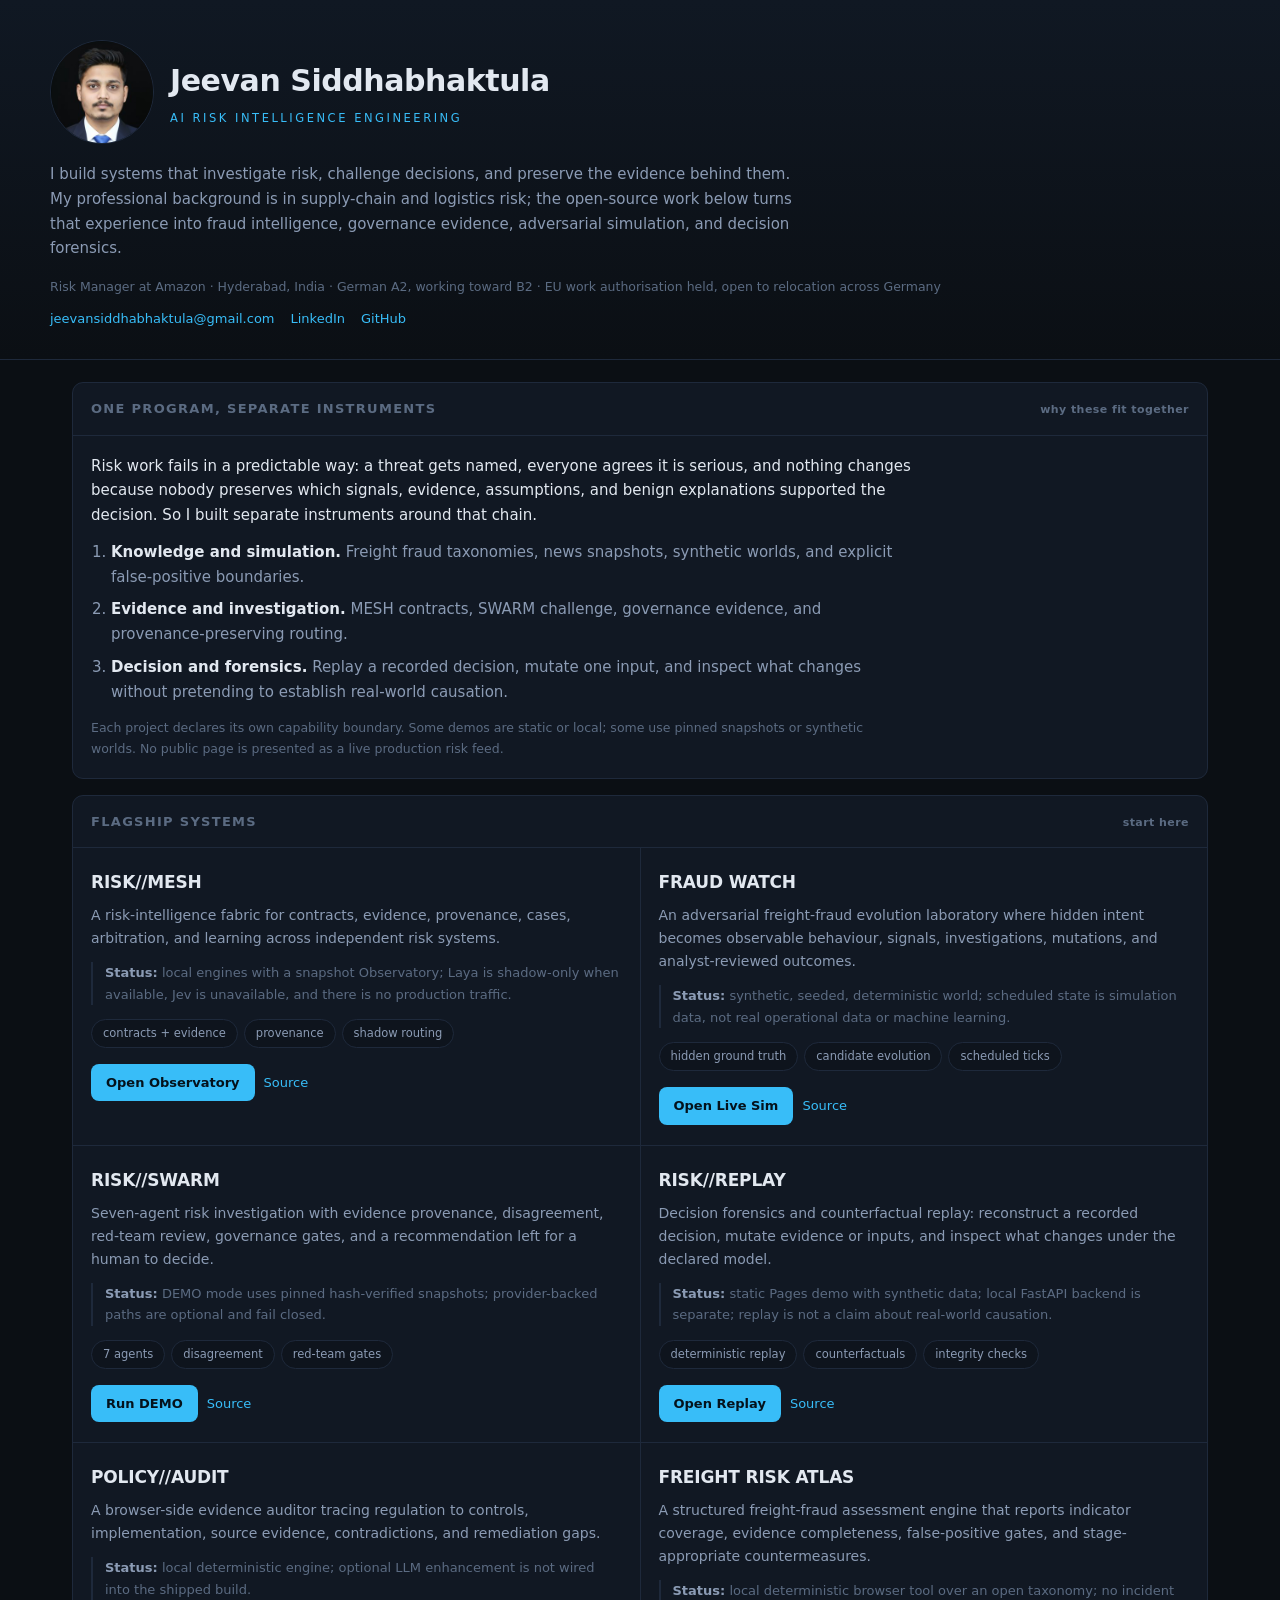
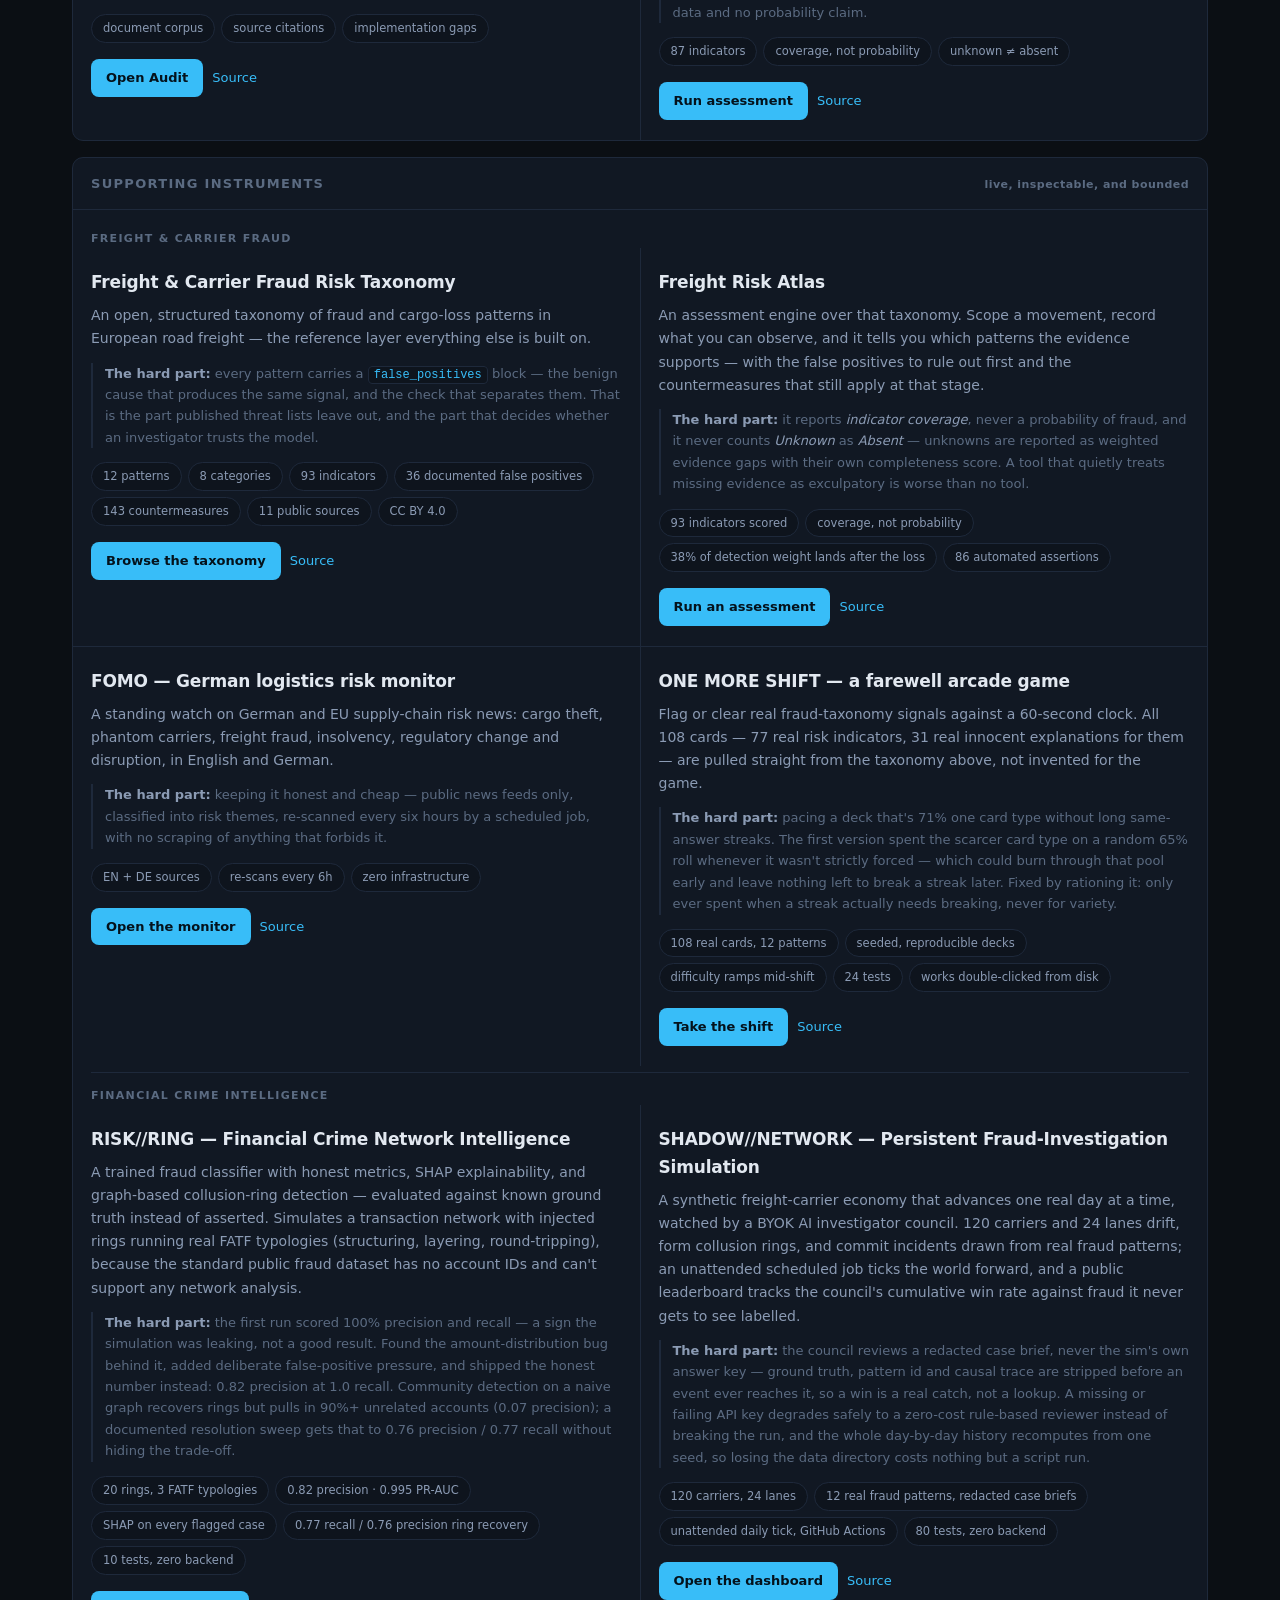
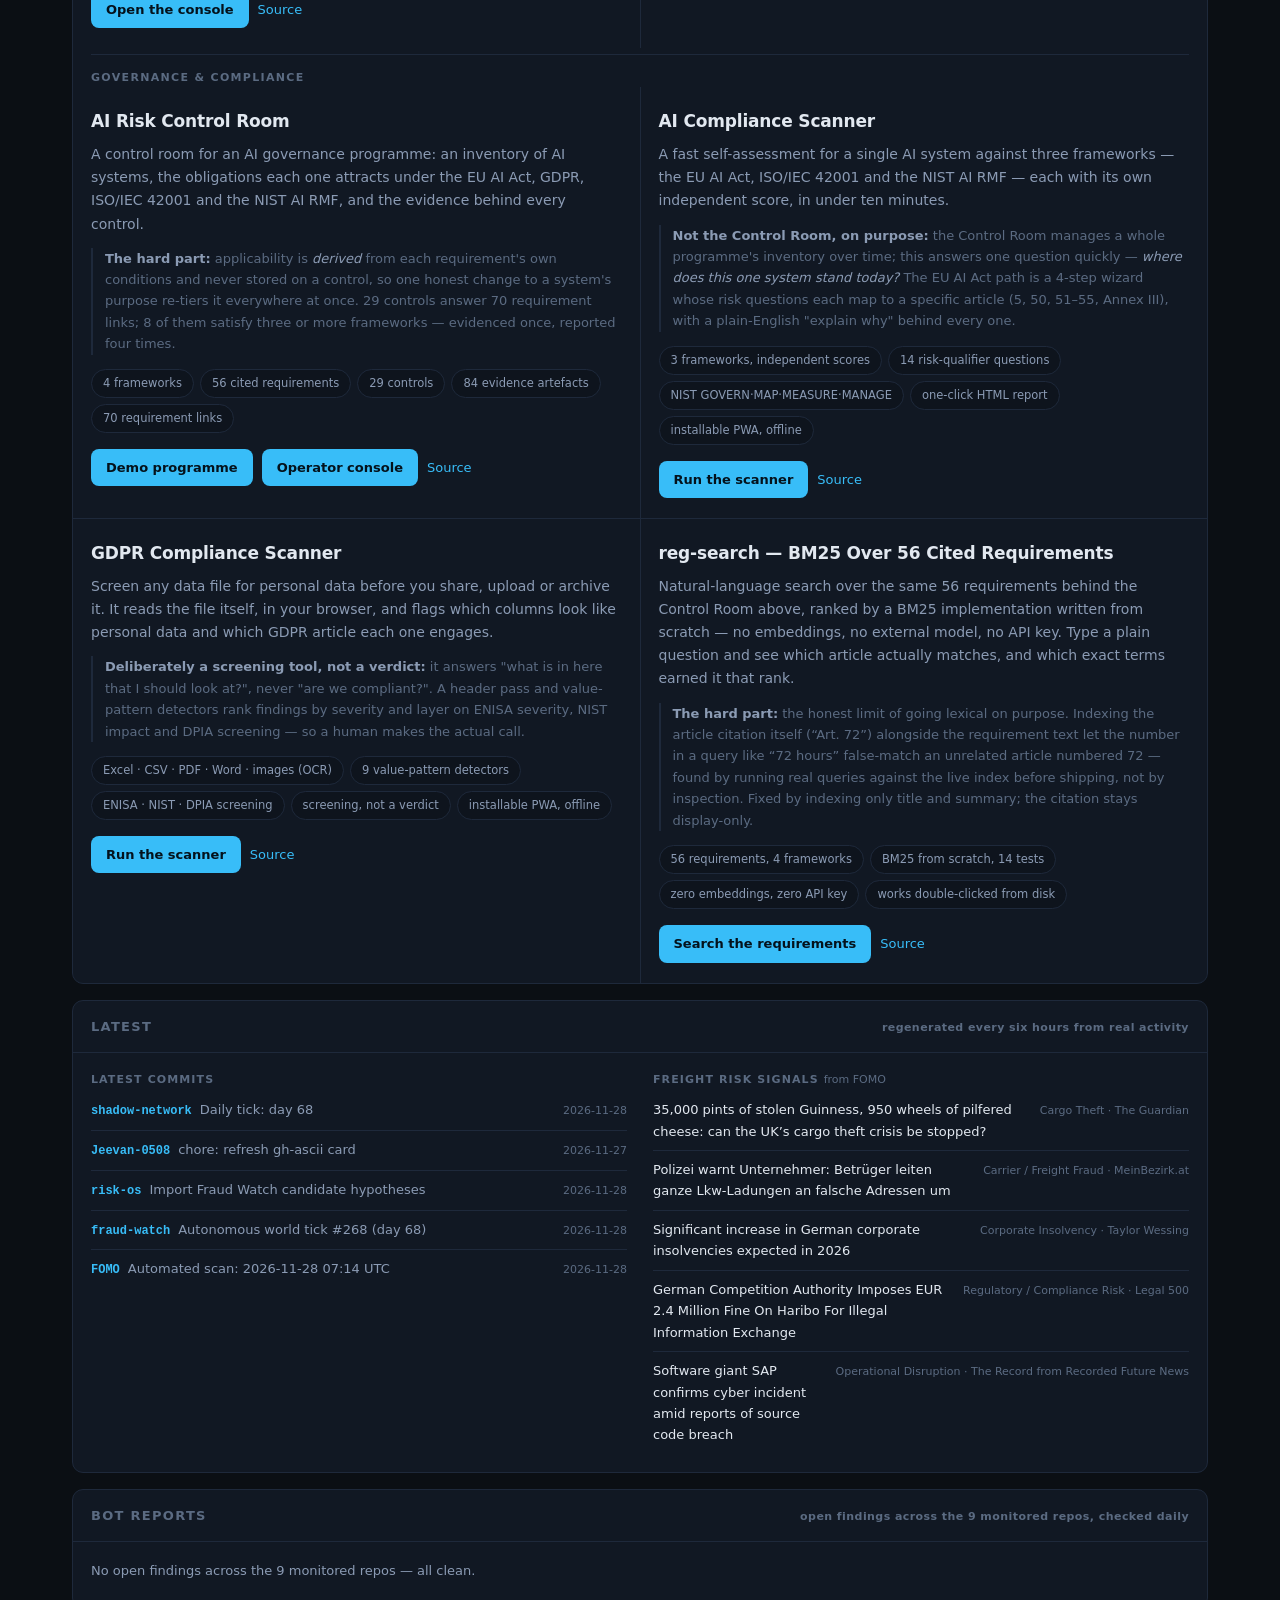
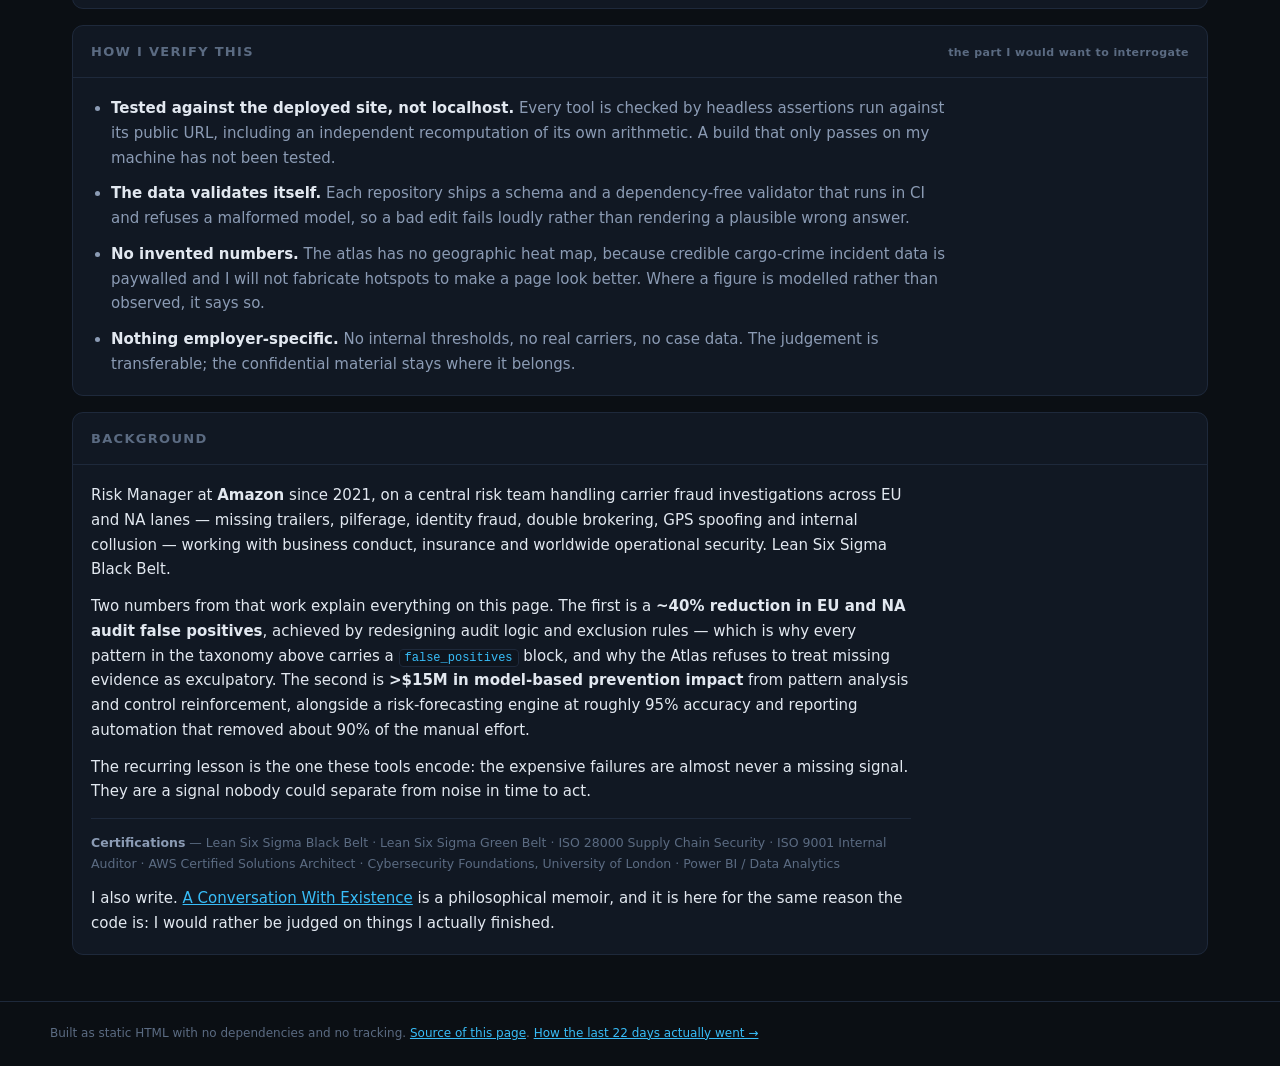
<file: index.html>
<!doctype html>
<html lang="en">
<head>
<meta charset="utf-8">
<meta name="viewport" content="width=device-width,initial-scale=1">
<title>Jeevan Siddhabhaktula — Risk. Governance. AI.</title>
<meta name="description" content="AI risk intelligence engineering: evidence-led fraud investigation, governance auditing, decision forensics, and adversarial simulation. Public demos, source, and limitations.">
<link rel="icon" href="assets/jk-logo.png">
<link rel="stylesheet" href="style.css">
</head>
<body>

<header>
  <div class="wrap">
    <div class="titlebar">
      <span class="brand"><img src="assets/jeevan.jpg" width="240" height="240" alt="Jeevan Siddhabhaktula"></span>
      <div>
        <h1>Jeevan Siddhabhaktula</h1>
    <p class="tag">AI Risk Intelligence Engineering</p>
      </div>
    </div>
    <p class="sub">I build systems that investigate risk, challenge decisions, and preserve the evidence
    behind them. My professional background is in supply-chain and logistics risk; the open-source work
    below turns that experience into fraud intelligence, governance evidence, adversarial simulation,
    and decision forensics.</p>
    <p class="meta">Risk Manager at Amazon &middot; Hyderabad, India &middot; German A2, working toward B2
    &middot; EU work authorisation held, open to relocation across Germany</p>
    <p class="contact">
      <a href="mailto:jeevansiddhabhaktula@gmail.com">jeevansiddhabhaktula@gmail.com</a>
      <a href="https://www.linkedin.com/in/jeevan-siddhabhaktula-6927041a2/" rel="me">LinkedIn</a>
      <a href="https://github.com/Jeevan-0508">GitHub</a>
    </p>
  </div>
</header>

<main>

  <section class="panel" id="thread">
    <h2>One program, separate instruments <em>why these fit together</em></h2>
    <div class="inner">
      <p>Risk work fails in a predictable way: a threat gets named, everyone agrees it is serious, and
      nothing changes because nobody preserves which signals, evidence, assumptions, and benign
      explanations supported the decision. So I built separate instruments around that chain.</p>
      <ol class="thread">
        <li><b>Knowledge and simulation.</b> Freight fraud taxonomies, news snapshots, synthetic worlds,
        and explicit false-positive boundaries.</li>
        <li><b>Evidence and investigation.</b> MESH contracts, SWARM challenge, governance evidence,
        and provenance-preserving routing.</li>
        <li><b>Decision and forensics.</b> Replay a recorded decision, mutate one input, and inspect
        what changes without pretending to establish real-world causation.</li>
      </ol>
      <p class="note">Each project declares its own capability boundary. Some demos are static or local;
      some use pinned snapshots or synthetic worlds. No public page is presented as a live production
      risk feed.</p>
    </div>
  </section>

  <section class="panel" id="flagships">
    <h2>Flagship systems <em>start here</em></h2>
    <div class="cards">
      <article class="card">
        <h3>RISK//MESH</h3>
        <p class="lede">A risk-intelligence fabric for contracts, evidence, provenance, cases, arbitration,
        and learning across independent risk systems.</p>
        <p class="hard"><b>Status:</b> local engines with a snapshot Observatory; Laya is shadow-only when
        available, Jev is unavailable, and there is no production traffic.</p>
        <ul class="chips"><li>contracts + evidence</li><li>provenance</li><li>shadow routing</li></ul>
        <p class="links"><a class="go" href="https://jeevan-0508.github.io/Risk-Mesh/observatory/">Open Observatory</a><a href="https://github.com/Jeevan-0508/Risk-Mesh">Source</a></p>
      </article>
      <article class="card">
        <h3>FRAUD WATCH</h3>
        <p class="lede">An adversarial freight-fraud evolution laboratory where hidden intent becomes observable
        behaviour, signals, investigations, mutations, and analyst-reviewed outcomes.</p>
        <p class="hard"><b>Status:</b> synthetic, seeded, deterministic world; scheduled state is simulation
        data, not real operational data or machine learning.</p>
        <ul class="chips"><li>hidden ground truth</li><li>candidate evolution</li><li>scheduled ticks</li></ul>
        <p class="links"><a class="go" href="https://jeevan-0508.github.io/fraud-watch/">Open Live Sim</a><a href="https://github.com/Jeevan-0508/fraud-watch">Source</a></p>
      </article>
      <article class="card">
        <h3>RISK//SWARM</h3>
        <p class="lede">Seven-agent risk investigation with evidence provenance, disagreement, red-team review,
        governance gates, and a recommendation left for a human to decide.</p>
        <p class="hard"><b>Status:</b> DEMO mode uses pinned hash-verified snapshots; provider-backed paths are
        optional and fail closed.</p>
        <ul class="chips"><li>7 agents</li><li>disagreement</li><li>red-team gates</li></ul>
        <p class="links"><a class="go" href="https://jeevan-0508.github.io/risk-swarm/">Run DEMO</a><a href="https://github.com/Jeevan-0508/risk-swarm">Source</a></p>
      </article>
      <article class="card">
        <h3>RISK//REPLAY</h3>
        <p class="lede">Decision forensics and counterfactual replay: reconstruct a recorded decision, mutate
        evidence or inputs, and inspect what changes under the declared model.</p>
        <p class="hard"><b>Status:</b> static Pages demo with synthetic data; local FastAPI backend is separate;
        replay is not a claim about real-world causation.</p>
        <ul class="chips"><li>deterministic replay</li><li>counterfactuals</li><li>integrity checks</li></ul>
        <p class="links"><a class="go" href="https://jeevan-0508.github.io/risk-replay/">Open Replay</a><a href="https://github.com/Jeevan-0508/risk-replay">Source</a></p>
      </article>
      <article class="card">
        <h3>POLICY//AUDIT</h3>
        <p class="lede">A browser-side evidence auditor tracing regulation to controls, implementation, source
        evidence, contradictions, and remediation gaps.</p>
        <p class="hard"><b>Status:</b> local deterministic engine; optional LLM enhancement is not wired into
        the shipped build.</p>
        <ul class="chips"><li>document corpus</li><li>source citations</li><li>implementation gaps</li></ul>
        <p class="links"><a class="go" href="https://jeevan-0508.github.io/policy-audit/">Open Audit</a><a href="https://github.com/Jeevan-0508/policy-audit">Source</a></p>
      </article>
      <article class="card">
        <h3>FREIGHT RISK ATLAS</h3>
        <p class="lede">A structured freight-fraud assessment engine that reports indicator coverage, evidence
        completeness, false-positive gates, and stage-appropriate countermeasures.</p>
        <p class="hard"><b>Status:</b> local deterministic browser tool over an open taxonomy; no incident data
        and no probability claim.</p>
        <ul class="chips"><li>87 indicators</li><li>coverage, not probability</li><li>unknown ≠ absent</li></ul>
        <p class="links"><a class="go" href="https://jeevan-0508.github.io/freight-risk-atlas/">Run assessment</a><a href="https://github.com/Jeevan-0508/freight-risk-atlas">Source</a></p>
      </article>
    </div>
  </section>

  <section class="panel" id="work">
    <h2>Supporting instruments <em>live, inspectable, and bounded</em></h2>

    <h3 class="group">Freight &amp; carrier fraud</h3>
    <div class="cards">
      <article class="card">
        <h3>Freight &amp; Carrier Fraud Risk Taxonomy</h3>
        <p class="lede">An open, structured taxonomy of fraud and cargo-loss patterns in European road
        freight &mdash; the reference layer everything else is built on.</p>
        <p class="hard"><b>The hard part:</b> every pattern carries a <code>false_positives</code> block
        &mdash; the benign cause that produces the same signal, and the check that separates them. That is
        the part published threat lists leave out, and the part that decides whether an investigator
        trusts the model.</p>
        <ul class="chips">
          <li data-fig="patterns">12 patterns</li><li data-fig="categories">8 categories</li><li data-fig="indicators">93 indicators</li>
          <li data-fig="false_positives">36 documented false positives</li><li data-fig="countermeasures">143 countermeasures</li>
          <li data-fig="sources">11 public sources</li><li>CC BY 4.0</li>
        </ul>
        <p class="links">
          <a class="go" href="https://jeevan-0508.github.io/freight-fraud-taxonomy/">Browse the taxonomy</a>
          <a href="https://github.com/Jeevan-0508/freight-fraud-taxonomy">Source</a>
        </p>
      </article>

      <article class="card">
        <h3>Freight Risk Atlas</h3>
        <p class="lede">An assessment engine over that taxonomy. Scope a movement, record what you can
        observe, and it tells you which patterns the evidence supports &mdash; with the false positives to
        rule out first and the countermeasures that still apply at that stage.</p>
        <p class="hard"><b>The hard part:</b> it reports <em>indicator coverage</em>, never a probability
        of fraud, and it never counts <em>Unknown</em> as <em>Absent</em> &mdash; unknowns are reported as
        weighted evidence gaps with their own completeness score. A tool that quietly treats missing
        evidence as exculpatory is worse than no tool.</p>
        <ul class="chips">
          <li data-fig="indicators_scored">93 indicators scored</li><li>coverage, not probability</li>
          <li data-fig="post_event_pct">38% of detection weight lands after the loss</li><li>86 automated assertions</li>
        </ul>
        <p class="links">
          <a class="go" href="https://jeevan-0508.github.io/freight-risk-atlas/">Run an assessment</a>
          <a href="https://github.com/Jeevan-0508/freight-risk-atlas">Source</a>
        </p>
      </article>

      <article class="card">
        <h3>FOMO &mdash; German logistics risk monitor</h3>
        <p class="lede">A standing watch on German and EU supply-chain risk news: cargo theft, phantom
        carriers, freight fraud, insolvency, regulatory change and disruption, in English and German.</p>
        <p class="hard"><b>The hard part:</b> keeping it honest and cheap &mdash; public news feeds only,
        classified into risk themes, re-scanned every six hours by a scheduled job, with no scraping of
        anything that forbids it.</p>
        <ul class="chips"><li>EN + DE sources</li><li>re-scans every 6h</li><li>zero infrastructure</li></ul>
        <p class="links">
          <a class="go" href="https://jeevan-0508.github.io/FOMO/">Open the monitor</a>
          <a href="https://github.com/Jeevan-0508/FOMO">Source</a>
        </p>
      </article>

      <article class="card">
        <h3>ONE MORE SHIFT &mdash; a farewell arcade game</h3>
        <p class="lede">Flag or clear real fraud-taxonomy signals against a 60-second clock. All 108
        cards &mdash; 77 real risk indicators, 31 real innocent explanations for them &mdash; are pulled
        straight from the taxonomy above, not invented for the game.</p>
        <p class="hard"><b>The hard part:</b> pacing a deck that's 71% one card type without long
        same-answer streaks. The first version spent the scarcer card type on a random 65% roll whenever
        it wasn't strictly forced &mdash; which could burn through that pool early and leave nothing left
        to break a streak later. Fixed by rationing it: only ever spent when a streak actually needs
        breaking, never for variety.</p>
        <ul class="chips">
          <li>108 real cards, 12 patterns</li><li>seeded, reproducible decks</li>
          <li>difficulty ramps mid-shift</li><li>24 tests</li><li>works double-clicked from disk</li>
        </ul>
        <p class="links">
          <a class="go" href="https://jeevan-0508.github.io/one-more-shift/">Take the shift</a>
          <a href="https://github.com/Jeevan-0508/one-more-shift">Source</a>
        </p>
      </article>
    </div>

    <h3 class="group">Financial crime intelligence</h3>
    <div class="cards">
      <article class="card">
        <h3>RISK//RING &mdash; Financial Crime Network Intelligence</h3>
        <p class="lede">A trained fraud classifier with honest metrics, SHAP explainability, and
        graph-based collusion-ring detection &mdash; evaluated against known ground truth instead of
        asserted. Simulates a transaction network with injected rings running real FATF typologies
        (structuring, layering, round-tripping), because the standard public fraud dataset has no
        account IDs and can't support any network analysis.</p>
        <p class="hard"><b>The hard part:</b> the first run scored 100% precision and recall &mdash;
        a sign the simulation was leaking, not a good result. Found the amount-distribution bug behind
        it, added deliberate false-positive pressure, and shipped the honest number instead: 0.82
        precision at 1.0 recall. Community detection on a naive graph recovers rings but pulls in
        90%+ unrelated accounts (0.07 precision); a documented resolution sweep gets that to 0.76
        precision / 0.77 recall without hiding the trade-off.</p>
        <ul class="chips">
          <li>20 rings, 3 FATF typologies</li><li>0.82 precision &middot; 0.995 PR-AUC</li>
          <li>SHAP on every flagged case</li><li>0.77 recall / 0.76 precision ring recovery</li>
          <li>10 tests, zero backend</li>
        </ul>
        <p class="links">
          <a class="go" href="https://jeevan-0508.github.io/risk-ring/">Open the console</a>
          <a href="https://github.com/Jeevan-0508/risk-ring">Source</a>
        </p>
      </article>
      <article class="card">
        <h3>SHADOW//NETWORK &mdash; Persistent Fraud-Investigation Simulation</h3>
        <p class="lede">A synthetic freight-carrier economy that advances one real day at a time, watched
        by a BYOK AI investigator council. 120 carriers and 24 lanes drift, form collusion rings, and
        commit incidents drawn from real fraud patterns; an unattended scheduled job ticks the world
        forward, and a public leaderboard tracks the council's cumulative win rate against fraud it never
        gets to see labelled.</p>
        <p class="hard"><b>The hard part:</b> the council reviews a redacted case brief, never the sim's
        own answer key &mdash; ground truth, pattern id and causal trace are stripped before an event ever
        reaches it, so a win is a real catch, not a lookup. A missing or failing API key degrades safely to
        a zero-cost rule-based reviewer instead of breaking the run, and the whole day-by-day history
        recomputes from one seed, so losing the data directory costs nothing but a script run.</p>
        <ul class="chips">
          <li>120 carriers, 24 lanes</li><li>12 real fraud patterns, redacted case briefs</li>
          <li>unattended daily tick, GitHub Actions</li><li>80 tests, zero backend</li>
        </ul>
        <p class="links">
          <a class="go" href="https://jeevan-0508.github.io/shadow-network/">Open the dashboard</a>
          <a href="https://github.com/Jeevan-0508/shadow-network">Source</a>
        </p>
      </article>
    </div>

    <h3 class="group">Governance &amp; compliance</h3>
    <div class="cards">
      <article class="card">
        <h3>AI Risk Control Room</h3>
        <p class="lede">A control room for an AI governance programme: an inventory of AI systems, the
        obligations each one attracts under the EU AI Act, GDPR, ISO/IEC 42001 and the NIST AI RMF, and
        the evidence behind every control.</p>
        <p class="hard"><b>The hard part:</b> applicability is <em>derived</em> from each requirement's
        own conditions and never stored on a control, so one honest change to a system's purpose
        re-tiers it everywhere at once. 29 controls answer 70 requirement links; 8 of them satisfy three
        or more frameworks &mdash; evidenced once, reported four times.</p>
        <ul class="chips">
          <li data-fig="frameworks">4 frameworks</li><li data-fig="requirements">56 cited requirements</li><li data-fig="controls">29 controls</li>
          <li data-fig="evidence">84 evidence artefacts</li><li data-fig="req_links">70 requirement links</li>
        </ul>
        <p class="links">
          <a class="go" href="https://jeevan-0508.github.io/ai-governance-control-room/">Demo programme</a>
          <a class="go" href="https://jeevan-0508.github.io/ai-governance-control-room/docs/live/">Operator console</a>
          <a href="https://github.com/Jeevan-0508/ai-governance-control-room">Source</a>
        </p>
      </article>

      <article class="card">
        <h3>AI Compliance Scanner</h3>
        <p class="lede">A fast self-assessment for a single AI system against three frameworks &mdash;
        the EU AI Act, ISO/IEC 42001 and the NIST AI RMF &mdash; each with its own independent score, in
        under ten minutes.</p>
        <p class="hard"><b>Not the Control Room, on purpose:</b> the Control Room manages a whole
        programme's inventory over time; this answers one question quickly &mdash; <em>where does this
        one system stand today?</em> The EU AI Act path is a 4-step wizard whose risk questions each map
        to a specific article (5, 50, 51&ndash;55, Annex III), with a plain-English "explain why" behind
        every one.</p>
        <ul class="chips">
          <li>3 frameworks, independent scores</li><li>14 risk-qualifier questions</li>
          <li>NIST GOVERN&middot;MAP&middot;MEASURE&middot;MANAGE</li><li>one-click HTML report</li>
          <li>installable PWA, offline</li>
        </ul>
        <p class="links">
          <a class="go" href="https://jeevan-0508.github.io/eu-ai-act-scanner/">Run the scanner</a>
          <a href="https://github.com/Jeevan-0508/eu-ai-act-scanner">Source</a>
        </p>
      </article>

      <article class="card">
        <h3>GDPR Compliance Scanner</h3>
        <p class="lede">Screen any data file for personal data before you share, upload or archive it.
        It reads the file itself, in your browser, and flags which columns look like personal data and
        which GDPR article each one engages.</p>
        <p class="hard"><b>Deliberately a screening tool, not a verdict:</b> it answers "what is in here
        that I should look at?", never "are we compliant?". A header pass and value-pattern detectors
        rank findings by severity and layer on ENISA severity, NIST impact and DPIA screening &mdash; so
        a human makes the actual call.</p>
        <ul class="chips">
          <li>Excel &middot; CSV &middot; PDF &middot; Word &middot; images (OCR)</li>
          <li>9 value-pattern detectors</li><li>ENISA &middot; NIST &middot; DPIA screening</li>
          <li>screening, not a verdict</li><li>installable PWA, offline</li>
        </ul>
        <p class="links">
          <a class="go" href="https://jeevan-0508.github.io/gdpr-compliance-scanner/">Run the scanner</a>
          <a href="https://github.com/Jeevan-0508/gdpr-compliance-scanner">Source</a>
        </p>
      </article>
      <article class="card">
        <h3>reg-search &mdash; BM25 Over 56 Cited Requirements</h3>
        <p class="lede">Natural-language search over the same 56 requirements behind the Control Room
        above, ranked by a BM25 implementation written from scratch &mdash; no embeddings, no external
        model, no API key. Type a plain question and see which article actually matches, and which exact
        terms earned it that rank.</p>
        <p class="hard"><b>The hard part:</b> the honest limit of going lexical on purpose. Indexing the
        article citation itself (&ldquo;Art. 72&rdquo;) alongside the requirement text let the number in
        a query like &ldquo;72 hours&rdquo; false-match an unrelated article numbered 72 &mdash; found by
        running real queries against the live index before shipping, not by inspection. Fixed by indexing
        only title and summary; the citation stays display-only.</p>
        <ul class="chips">
          <li>56 requirements, 4 frameworks</li><li>BM25 from scratch, 14 tests</li>
          <li>zero embeddings, zero API key</li><li>works double-clicked from disk</li>
        </ul>
        <p class="links">
          <a class="go" href="https://jeevan-0508.github.io/reg-search/">Search the requirements</a>
          <a href="https://github.com/Jeevan-0508/reg-search">Source</a>
        </p>
      </article>
    </div>
  </section>

  <section class="panel" id="activity">
    <h2>Latest <em>regenerated every six hours from real activity</em></h2>
    <!-- activity:start -->
    <div class="inner two">
      <div><h4>Latest commits</h4><ul class="feed"><li><b>shadow-network</b> <span>Daily tick: day 68</span><i>2026-11-28</i></li><li><b>Jeevan-0508</b> <span>chore: refresh gh-ascii card</span><i>2026-11-27</i></li><li><b>risk-os</b> <span>Import Fraud Watch candidate hypotheses</span><i>2026-11-28</i></li><li><b>fraud-watch</b> <span>Autonomous world tick #268 (day 68)</span><i>2026-11-28</i></li><li><b>FOMO</b> <span>Automated scan: 2026-11-28 07:14 UTC</span><i>2026-11-28</i></li></ul></div>
      <div><h4>Freight risk signals <em>from FOMO</em></h4><ul class="feed"><li><a href="https://news.google.com/rss/articles/[base64]?oc=5" rel="nofollow noopener">35,000 pints of stolen Guinness, 950 wheels of pilfered cheese: can the UK’s cargo theft crisis be stopped?</a><i>Cargo Theft &middot; The Guardian</i></li><li><a href="https://news.google.com/rss/articles/[base64]?oc=5" rel="nofollow noopener">Polizei warnt Unternehmer: Betrüger leiten ganze Lkw-Ladungen an falsche Adressen um</a><i>Carrier / Freight Fraud &middot; MeinBezirk.at</i></li><li><a href="https://news.google.com/rss/articles/[base64]?oc=5" rel="nofollow noopener">Significant increase in German corporate insolvencies expected in 2026</a><i>Corporate Insolvency &middot; Taylor Wessing</i></li><li><a href="https://news.google.com/rss/articles/[base64]?oc=5" rel="nofollow noopener">German Competition Authority Imposes EUR 2.4 Million Fine On Haribo For Illegal Information Exchange</a><i>Regulatory / Compliance Risk &middot; Legal 500</i></li><li><a href="https://news.google.com/rss/articles/CBMiZEFVX3lxTFA5UGViQ0RSR2xxVGZ0eXVrMFgzSVhDM0hsNjZ2RHljU2VhMXhGZGpvWmc0TTRBRTdYYjhySDVxQkluU21wcVhwOEFqTndSa1ZGdGFTTVp3eVVvS3ptbE9USG9ZaTA?oc=5" rel="nofollow noopener">Software giant SAP confirms cyber incident amid reports of source code breach</a><i>Operational Disruption &middot; The Record from Recorded Future News</i></li></ul></div>
    </div>
    <!-- activity:end -->
  </section>

  <section class="panel" id="bots">
    <h2>Bot reports <em>open findings across the 9 monitored repos, checked daily</em></h2>
    <!-- bots:start -->
    <div class="inner"><ul class="feed"><li><span>No open findings across the 9 monitored repos &mdash; all clean.</span></li></ul></div>
    <!-- bots:end -->
  </section>

  <section class="panel" id="how">
    <h2>How I verify this <em>the part I would want to interrogate</em></h2>
    <div class="inner">
      <ul class="how">
        <li><b>Tested against the deployed site, not localhost.</b> Every tool is checked by headless
        assertions run against its public URL, including an independent recomputation of its own
        arithmetic. A build that only passes on my machine has not been tested.</li>
        <li><b>The data validates itself.</b> Each repository ships a schema and a dependency-free
        validator that runs in CI and refuses a malformed model, so a bad edit fails loudly rather than
        rendering a plausible wrong answer.</li>
        <li><b>No invented numbers.</b> The atlas has no geographic heat map, because credible cargo-crime
        incident data is paywalled and I will not fabricate hotspots to make a page look better. Where a
        figure is modelled rather than observed, it says so.</li>
        <li><b>Nothing employer-specific.</b> No internal thresholds, no real carriers, no case data. The
        judgement is transferable; the confidential material stays where it belongs.</li>
      </ul>
    </div>
  </section>

  <section class="panel" id="about">
    <h2>Background</h2>
    <div class="inner">
      <p>Risk Manager at <b>Amazon</b> since 2021, on a central risk team handling carrier fraud
      investigations across EU and NA lanes &mdash; missing trailers, pilferage, identity fraud, double
      brokering, GPS spoofing and internal collusion &mdash; working with business conduct, insurance and
      worldwide operational security. Lean Six Sigma Black Belt.</p>
      <p>Two numbers from that work explain everything on this page. The first is a
      <b>~40% reduction in EU and NA audit false positives</b>, achieved by redesigning audit logic and
      exclusion rules &mdash; which is why every pattern in the taxonomy above carries a
      <code>false_positives</code> block, and why the Atlas refuses to treat missing evidence as
      exculpatory. The second is <b>&gt;$15M in model-based prevention impact</b> from pattern analysis and
      control reinforcement, alongside a risk-forecasting engine at roughly 95% accuracy and reporting
      automation that removed about 90% of the manual effort.</p>
      <p>The recurring lesson is the one these tools encode: the expensive failures are almost never a
      missing signal. They are a signal nobody could separate from noise in time to act.</p>
      <p class="certs"><b>Certifications</b> &mdash; Lean Six Sigma Black Belt &middot; Lean Six Sigma
      Green Belt &middot; ISO 28000 Supply Chain Security &middot; ISO 9001 Internal Auditor &middot; AWS
      Certified Solutions Architect &middot; Cybersecurity Foundations, University of London &middot;
      Power BI / Data Analytics</p>
      <p>I also write. <a href="https://github.com/Jeevan-0508/a-conversation-with-existence">A
      Conversation With Existence</a> is a philosophical memoir, and it is here for the same reason the
      code is: I would rather be judged on things I actually finished.</p>
    </div>
  </section>

</main>

<footer>
  <div class="wrap">
    <p>Built as static HTML with no dependencies and no tracking. <a href="https://github.com/Jeevan-0508/jeevan-0508.github.io">Source of this page</a>. <a href="sprint/">How the last 22 days actually went &rarr;</a></p>
  </div>
</footer>

</body>
</html>
</file>
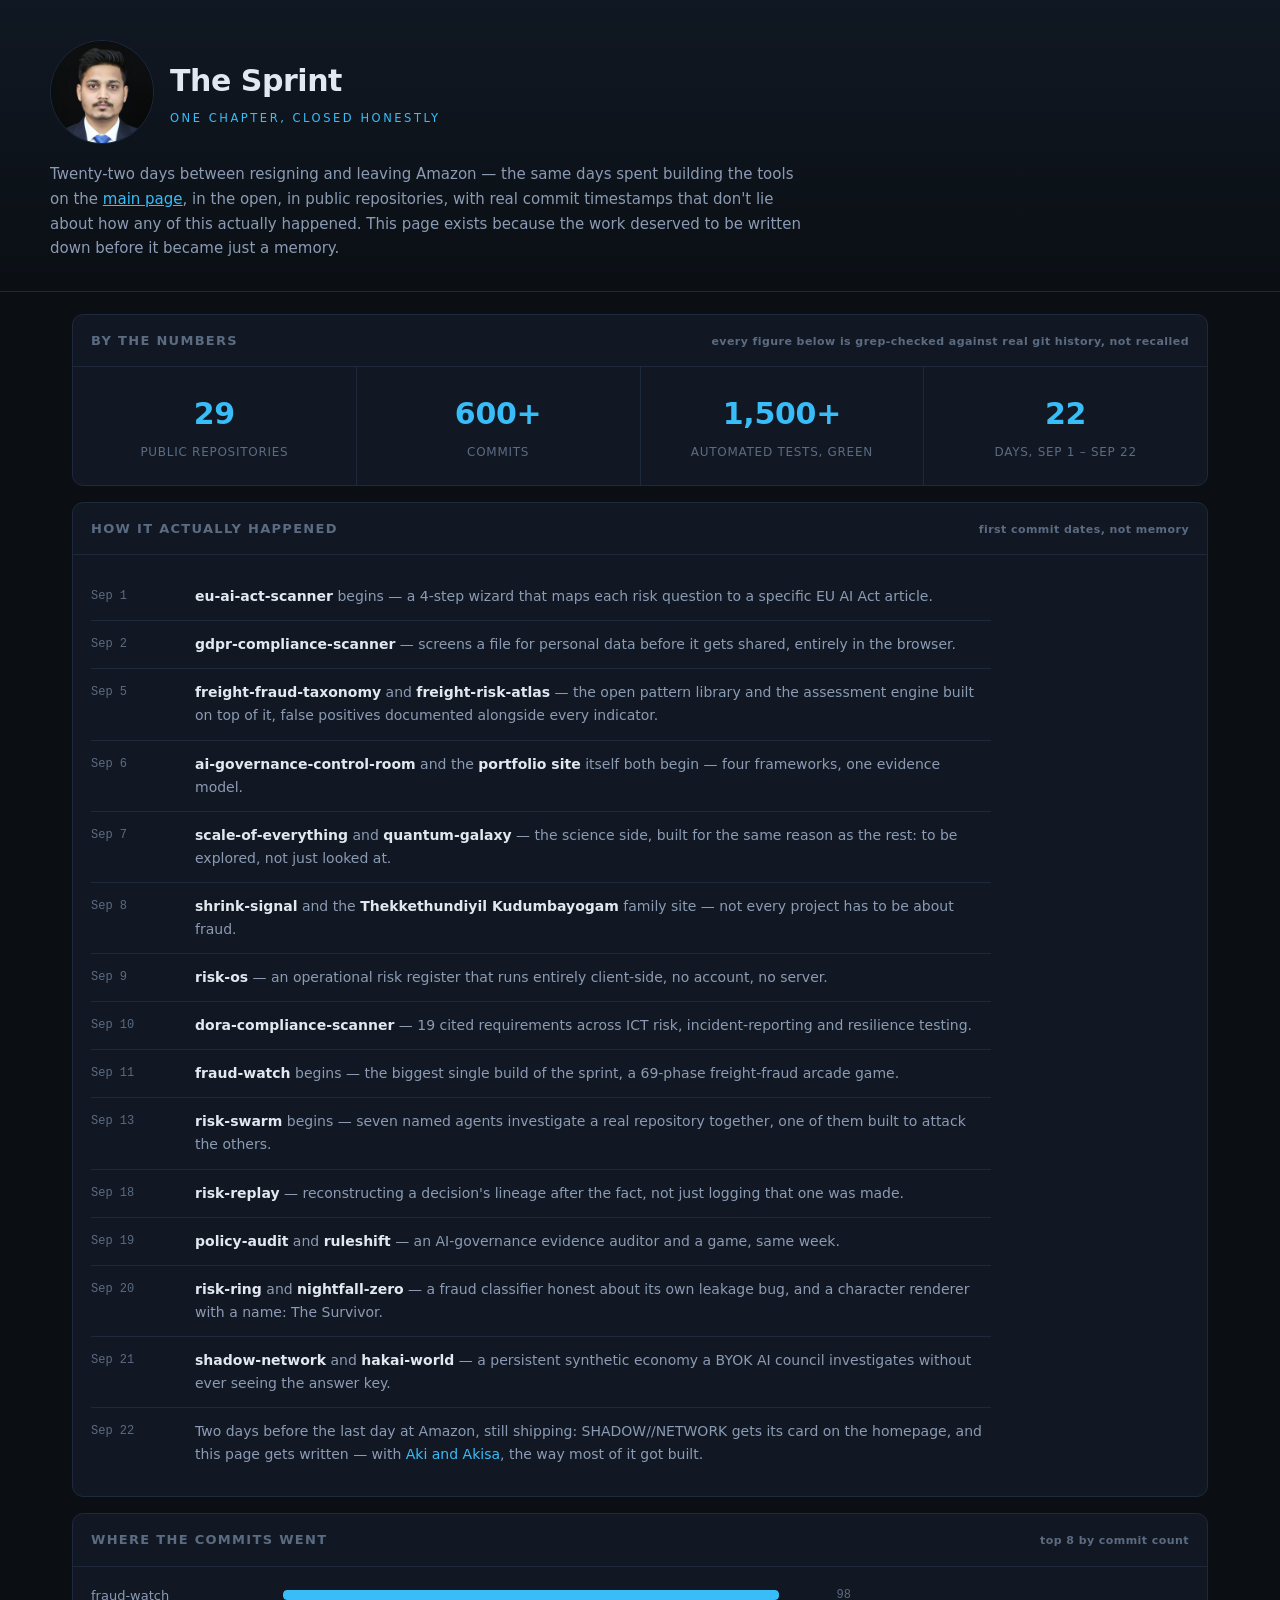
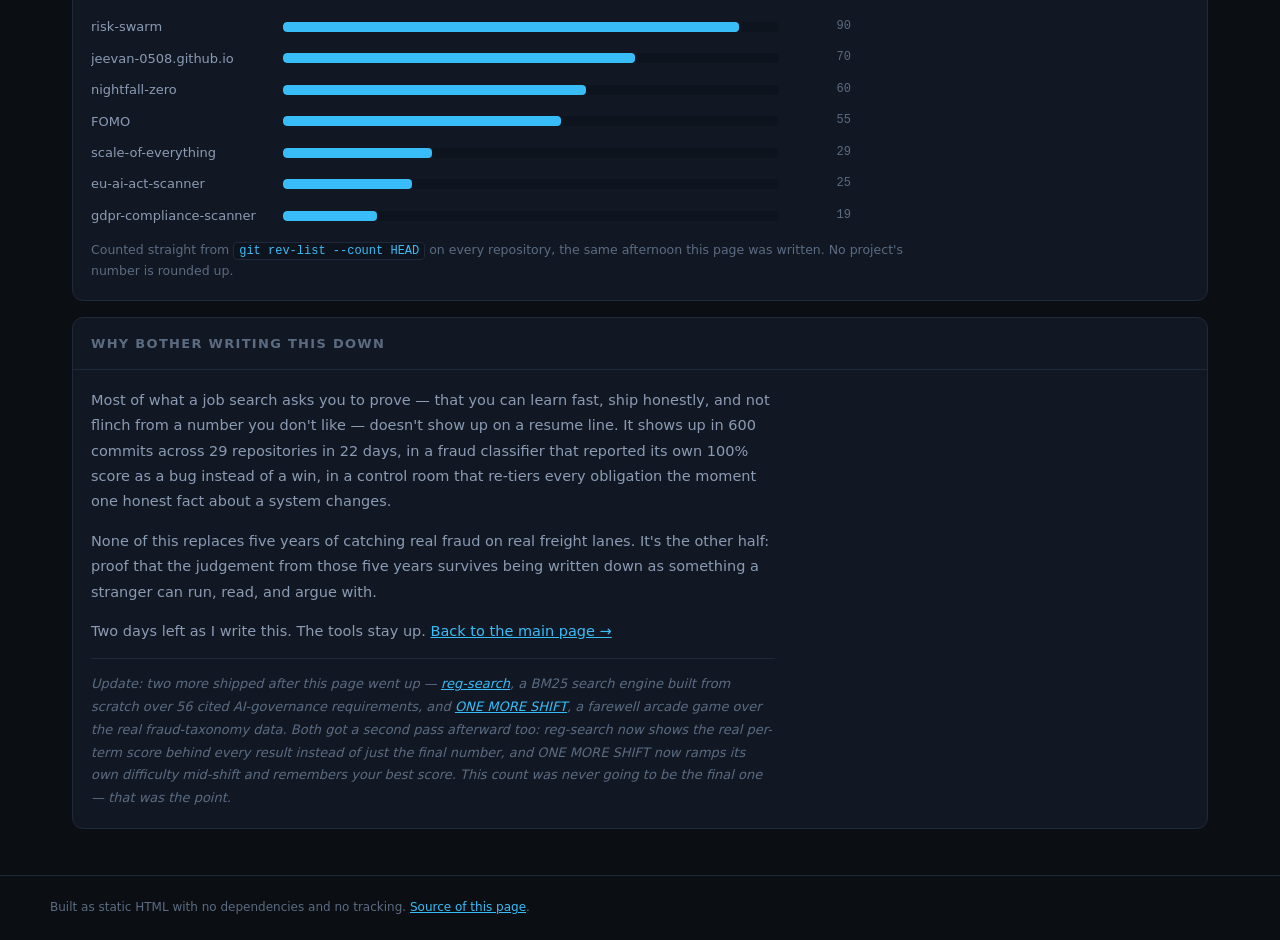
<file: sprint/index.html>
<!doctype html>
<html lang="en">
<head>
<meta charset="utf-8">
<meta name="viewport" content="width=device-width,initial-scale=1">
<title>The Sprint — Jeevan Siddhabhaktula</title>
<meta name="description" content="29 repositories, 600+ commits, 1,500+ tests: a retrospective of the last chapter at Amazon, written down before it becomes just a memory.">
<link rel="icon" href="../assets/jk-logo.png">
<link rel="stylesheet" href="../style.css">
<style>
.stats{display:grid;grid-template-columns:repeat(4,1fr);gap:1px;background:var(--line)}
.stat{background:var(--panel);padding:22px 18px;text-align:center}
.stat b{display:block;font-size:30px;color:var(--accent);letter-spacing:-.01em}
.stat span{display:block;font-size:12px;color:var(--faint);margin-top:4px;text-transform:uppercase;letter-spacing:.06em}
@media(max-width:860px){.stats{grid-template-columns:repeat(2,1fr)}}

.timeline{margin:0;padding:0;list-style:none;max-width:900px}
.timeline li{display:grid;grid-template-columns:88px 1fr;gap:16px;padding:12px 0;
  border-top:1px solid var(--line)}
.timeline li:first-child{border-top:none}
.timeline .date{color:var(--faint);font-size:12px;font-family:ui-monospace,Menlo,monospace;
  padding-top:2px}
.timeline .what b{color:var(--ink)}
.timeline .what{color:var(--dim);font-size:14px}
.timeline .what a{color:var(--accent);text-decoration:none}
.timeline .what a:hover{text-decoration:underline}

.bars{margin:0;padding:0;max-width:760px}
.bar-row{display:grid;grid-template-columns:180px 1fr 60px;gap:12px;align-items:center;
  margin-bottom:10px;font-size:13px}
.bar-row .name{color:var(--dim);white-space:nowrap;overflow:hidden;text-overflow:ellipsis}
.bar-track{background:var(--panel2);border-radius:4px;height:10px;overflow:hidden}
.bar-fill{background:var(--accent);height:100%;border-radius:4px}
.bar-row .n{color:var(--faint);text-align:right;font-family:ui-monospace,Menlo,monospace;font-size:12px}

.closing{max-width:720px;color:var(--dim);font-size:14.5px;line-height:1.75}
.closing p{margin:0 0 14px}
.closing p:last-child{margin-bottom:0}
.closing p.note{font-size:13px;font-style:italic;border-top:1px solid var(--line);padding-top:14px;margin-top:4px}
</style>
</head>
<body>

<header>
  <div class="wrap">
    <div class="titlebar">
      <span class="brand"><img src="../assets/jeevan.jpg" width="240" height="240" alt="Jeevan Siddhabhaktula"></span>
      <div>
        <h1>The Sprint</h1>
        <p class="tag">One chapter, closed honestly</p>
      </div>
    </div>
    <p class="sub">Twenty-two days between resigning and leaving Amazon &mdash; the same days spent
    building the tools on the <a href="../">main page</a>, in the open, in public repositories, with
    real commit timestamps that don't lie about how any of this actually happened. This page exists
    because the work deserved to be written down before it became just a memory.</p>
  </div>
</header>

<main>

  <section class="panel">
    <h2>By the numbers <em>every figure below is grep-checked against real git history, not recalled</em></h2>
    <div class="stats">
      <div class="stat"><b>29</b><span>public repositories</span></div>
      <div class="stat"><b>600+</b><span>commits</span></div>
      <div class="stat"><b>1,500+</b><span>automated tests, green</span></div>
      <div class="stat"><b>22</b><span>days, Sep 1 &ndash; Sep 22</span></div>
    </div>
  </section>

  <section class="panel">
    <h2>How it actually happened <em>first commit dates, not memory</em></h2>
    <div class="inner">
      <ul class="timeline">
        <li><span class="date">Sep 1</span><span class="what"><b>eu-ai-act-scanner</b> begins &mdash; a
          4-step wizard that maps each risk question to a specific EU AI Act article.</span></li>
        <li><span class="date">Sep 2</span><span class="what"><b>gdpr-compliance-scanner</b> &mdash;
          screens a file for personal data before it gets shared, entirely in the browser.</span></li>
        <li><span class="date">Sep 5</span><span class="what"><b>freight-fraud-taxonomy</b> and
          <b>freight-risk-atlas</b> &mdash; the open pattern library and the assessment engine built on
          top of it, false positives documented alongside every indicator.</span></li>
        <li><span class="date">Sep 6</span><span class="what"><b>ai-governance-control-room</b> and the
          <b>portfolio site</b> itself both begin &mdash; four frameworks, one evidence model.</span></li>
        <li><span class="date">Sep 7</span><span class="what"><b>scale-of-everything</b> and
          <b>quantum-galaxy</b> &mdash; the science side, built for the same reason as the rest: to be
          explored, not just looked at.</span></li>
        <li><span class="date">Sep 8</span><span class="what"><b>shrink-signal</b> and the
          <b>Thekkethundiyil Kudumbayogam</b> family site &mdash; not every project has to be about
          fraud.</span></li>
        <li><span class="date">Sep 9</span><span class="what"><b>risk-os</b> &mdash; an operational risk
          register that runs entirely client-side, no account, no server.</span></li>
        <li><span class="date">Sep 10</span><span class="what"><b>dora-compliance-scanner</b> &mdash;
          19 cited requirements across ICT risk, incident-reporting and resilience testing.</span></li>
        <li><span class="date">Sep 11</span><span class="what"><b>fraud-watch</b> begins &mdash; the
          biggest single build of the sprint, a 69-phase freight-fraud arcade game.</span></li>
        <li><span class="date">Sep 13</span><span class="what"><b>risk-swarm</b> begins &mdash; seven
          named agents investigate a real repository together, one of them built to attack the
          others.</span></li>
        <li><span class="date">Sep 18</span><span class="what"><b>risk-replay</b> &mdash; reconstructing
          a decision's lineage after the fact, not just logging that one was made.</span></li>
        <li><span class="date">Sep 19</span><span class="what"><b>policy-audit</b> and
          <b>ruleshift</b> &mdash; an AI-governance evidence auditor and a game, same week.</span></li>
        <li><span class="date">Sep 20</span><span class="what"><b>risk-ring</b> and
          <b>nightfall-zero</b> &mdash; a fraud classifier honest about its own leakage bug, and a
          character renderer with a name: The Survivor.</span></li>
        <li><span class="date">Sep 21</span><span class="what"><b>shadow-network</b> and
          <b>hakai-world</b> &mdash; a persistent synthetic economy a BYOK AI council investigates
          without ever seeing the answer key.</span></li>
        <li><span class="date">Sep 22</span><span class="what">Two days before the last day at Amazon,
          still shipping: SHADOW//NETWORK gets its card on the homepage, and this page gets written
          &mdash; with <a href="https://github.com/Jeevan-0508">Aki and Akisa</a>, the way most of it
          got built.</span></li>
      </ul>
    </div>
  </section>

  <section class="panel">
    <h2>Where the commits went <em>top 8 by commit count</em></h2>
    <div class="inner">
      <div class="bars">
        <div class="bar-row"><span class="name">fraud-watch</span><div class="bar-track"><div class="bar-fill" style="width:100%"></div></div><span class="n">98</span></div>
        <div class="bar-row"><span class="name">risk-swarm</span><div class="bar-track"><div class="bar-fill" style="width:92%"></div></div><span class="n">90</span></div>
        <div class="bar-row"><span class="name">jeevan-0508.github.io</span><div class="bar-track"><div class="bar-fill" style="width:71%"></div></div><span class="n">70</span></div>
        <div class="bar-row"><span class="name">nightfall-zero</span><div class="bar-track"><div class="bar-fill" style="width:61%"></div></div><span class="n">60</span></div>
        <div class="bar-row"><span class="name">FOMO</span><div class="bar-track"><div class="bar-fill" style="width:56%"></div></div><span class="n">55</span></div>
        <div class="bar-row"><span class="name">scale-of-everything</span><div class="bar-track"><div class="bar-fill" style="width:30%"></div></div><span class="n">29</span></div>
        <div class="bar-row"><span class="name">eu-ai-act-scanner</span><div class="bar-track"><div class="bar-fill" style="width:26%"></div></div><span class="n">25</span></div>
        <div class="bar-row"><span class="name">gdpr-compliance-scanner</span><div class="bar-track"><div class="bar-fill" style="width:19%"></div></div><span class="n">19</span></div>
      </div>
      <p class="note" style="margin-top:14px">Counted straight from <code>git rev-list --count HEAD</code>
      on every repository, the same afternoon this page was written. No project's number is rounded up.</p>
    </div>
  </section>

  <section class="panel">
    <h2>Why bother writing this down</h2>
    <div class="inner closing">
      <p>Most of what a job search asks you to prove &mdash; that you can learn fast, ship honestly, and
      not flinch from a number you don't like &mdash; doesn't show up on a resume line. It shows up in
      600 commits across 29 repositories in 22 days, in a fraud classifier that reported its own 100%
      score as a bug instead of a win, in a control room that re-tiers every obligation the moment one
      honest fact about a system changes.</p>
      <p>None of this replaces five years of catching real fraud on real freight lanes. It's the other
      half: proof that the judgement from those five years survives being written down as something a
      stranger can run, read, and argue with.</p>
      <p>Two days left as I write this. The tools stay up. <a href="../">Back to the main page &rarr;</a></p>
      <p class="note">Update: two more shipped after this page went up &mdash;
      <a href="https://jeevan-0508.github.io/reg-search/">reg-search</a>, a BM25 search engine built
      from scratch over 56 cited AI-governance requirements, and
      <a href="https://jeevan-0508.github.io/one-more-shift/">ONE MORE SHIFT</a>, a farewell arcade
      game over the real fraud-taxonomy data. Both got a second pass afterward too: reg-search now
      shows the real per-term score behind every result instead of just the final number, and ONE MORE
      SHIFT now ramps its own difficulty mid-shift and remembers your best score. This count was never
      going to be the final one &mdash; that was the point.</p>
    </div>
  </section>

</main>

<footer>
  <div class="wrap">
    <p>Built as static HTML with no dependencies and no tracking. <a href="https://github.com/Jeevan-0508/jeevan-0508.github.io">Source of this page</a>.</p>
  </div>
</footer>

</body>
</html>
</file>
<file: style.css>
:root{
  --bg:#0b0f14; --panel:#111823; --panel2:#0e141d; --line:#1e293b;
  --ink:#e2e8f0; --dim:#8b9bb4; --faint:#5b6b82; --accent:#38bdf8;
}
*{box-sizing:border-box}
html{scroll-behavior:smooth}
body{margin:0;background:var(--bg);color:var(--ink);
  font:15px/1.65 ui-sans-serif,system-ui,-apple-system,"Segoe UI",Roboto,Helvetica,Arial,sans-serif}
a{color:var(--accent)}
a:focus-visible,.button:focus-visible{outline:2px solid var(--accent);outline-offset:3px;border-radius:4px}
.wrap{max-width:1180px;margin:0 auto}

header{border-bottom:1px solid var(--line);padding:40px 22px 30px;
  background:linear-gradient(180deg,#101823,#0b0f14)}
.titlebar{display:flex;align-items:center;gap:16px;margin-bottom:18px}
.titlebar>div{min-width:0}
.brand{flex:none;line-height:0}
.brand img{width:52px;height:52px;border-radius:50%;object-fit:contain;
  border:1px solid var(--line);background:#060a0f}
h1{margin:0;font-size:30px;letter-spacing:-.015em;overflow-wrap:break-word}
.tag{margin:3px 0 0;font-size:11.5px;text-transform:uppercase;letter-spacing:.22em;color:var(--accent)}
.hero-statement{max-width:820px;margin:0 0 9px;font-size:clamp(23px,3vw,34px);line-height:1.2;letter-spacing:-.025em;color:var(--ink);font-weight:650}
.sub{color:var(--dim);max-width:760px;margin:0}
.meta{margin:16px 0 0;font-size:12.5px;color:var(--faint)}
.meta b{color:var(--dim);font-weight:600}
.hero-actions{display:flex;flex-wrap:wrap;gap:9px;margin:18px 0 0}
.button{display:inline-flex;align-items:center;justify-content:center;border:1px solid var(--line);border-radius:8px;padding:8px 13px;color:var(--ink);font-size:13px;text-decoration:none;background:var(--panel2);transition:border-color .18s ease,background .18s ease,transform .18s ease}
.button:hover{border-color:var(--accent);background:#132433;text-decoration:none;transform:translateY(-1px)}
.button.primary{background:var(--accent);border-color:var(--accent);color:#04121c;font-weight:750}
.button.primary:hover{filter:brightness(1.08)}

main{max-width:1180px;margin:0 auto;padding:22px}
.panel{background:var(--panel);border:1px solid var(--line);border-radius:11px;
  margin-bottom:16px;overflow:hidden}
.panel>h2{margin:0;padding:15px 18px;font-size:13px;text-transform:uppercase;letter-spacing:.1em;
  color:var(--faint);border-bottom:1px solid var(--line);display:flex;gap:10px;align-items:baseline}
.panel>h2 em{font-style:normal;margin-left:auto;color:var(--faint);font-size:11px;
  letter-spacing:.04em;text-transform:none}
.inner{padding:18px}
.inner p{margin:0 0 12px;max-width:820px}
.inner p:last-child{margin-bottom:0}
.note{color:var(--faint);font-size:12.5px}

.proof-grid{display:grid;grid-template-columns:repeat(3,1fr);gap:1px;background:var(--line);padding:0}
.proof-grid>div{background:var(--panel);padding:18px}
.proof-grid strong{display:block;color:var(--ink);font-size:18px;letter-spacing:-.015em}
.proof-grid span{display:block;color:var(--dim);font-size:13px;margin-top:5px}

ol.thread{margin:0 0 14px;padding-left:20px;max-width:820px;color:var(--dim)}
ol.thread li{margin-bottom:8px}
ol.thread b{color:var(--ink)}

.cards{display:grid;grid-template-columns:repeat(2,1fr);gap:1px;background:var(--line)}
.cards.three{grid-template-columns:repeat(3,1fr)}
.card{background:var(--panel);padding:20px 18px}
.card h3{margin:0 0 8px;font-size:17px;letter-spacing:-.01em}
.eyebrow{display:block;margin:0 0 8px;color:var(--accent);font:11px/1.2 ui-monospace,SFMono-Regular,Menlo,monospace;letter-spacing:.1em;text-transform:uppercase}
.lede{margin:0 0 12px;color:var(--dim);font-size:14px}
.hard{margin:0 0 14px;font-size:13px;color:var(--faint);border-left:2px solid var(--line);
  padding-left:12px}
.hard b{color:var(--dim)}
.hard em{color:var(--dim);font-style:italic}
code{font:12px ui-monospace,SFMono-Regular,Menlo,monospace;background:var(--panel2);
  border:1px solid var(--line);border-radius:4px;padding:1px 5px;color:var(--accent)}
ul.chips{list-style:none;display:flex;flex-wrap:wrap;gap:6px;margin:0 0 16px;padding:0}
ul.chips li{background:var(--panel2);border:1px solid var(--line);border-radius:999px;
  padding:4px 11px;font-size:11.5px;color:var(--dim)}
.links{display:flex;flex-wrap:wrap;gap:9px;align-items:center;margin:0}
.links a{font-size:13px;text-decoration:none}
.links a:hover{text-decoration:underline}
.links a.go{background:var(--accent);color:#04121c;font-weight:700;border-radius:8px;
  padding:8px 15px}
.links a.go:hover{text-decoration:none;filter:brightness(1.08)}

.opportunity-lede,.contact-lede{max-width:760px;color:var(--dim);font-size:16px}
.opportunity-grid{display:grid;grid-template-columns:1fr 1fr;gap:28px;margin-top:20px}
.opportunity-grid h3{margin:0 0 9px;font-size:12px;text-transform:uppercase;letter-spacing:.1em;color:var(--faint)}
.opportunity-list{list-style:none;padding:0;margin:0;display:flex;flex-wrap:wrap;gap:7px}
.opportunity-list li{border:1px solid var(--line);border-radius:999px;padding:5px 11px;font-size:12.5px;color:var(--dim);background:var(--panel2)}
.location-note{border-top:1px solid var(--line);padding-top:14px;margin-top:22px !important;color:var(--faint);font-size:13px}
.location-note b{color:var(--dim)}
.contact-grid{display:grid;grid-template-columns:1fr auto;gap:32px;align-items:center}
.contact-actions{display:flex;flex-wrap:wrap;gap:8px;justify-content:flex-end}

ul.how{margin:0;padding-left:20px;max-width:860px;color:var(--dim)}
ul.how li{margin-bottom:11px}
ul.how li:last-child{margin-bottom:0}
ul.how b{color:var(--ink)}

footer{border-top:1px solid var(--line);margin-top:8px;padding:22px}
footer p{margin:0;font-size:12px;color:var(--faint)}

@media(max-width:860px){
  .cards{grid-template-columns:1fr}
  .cards.three{grid-template-columns:1fr}
  .proof-grid{grid-template-columns:1fr}
  .opportunity-grid,.contact-grid{grid-template-columns:1fr;gap:20px}
  .contact-actions{justify-content:flex-start}
  h1{font-size:25px}
  header{padding:30px 18px 24px}
  main{padding:16px}
}
@media(max-width:520px){
  .brand img{width:42px;height:42px}
  h1{font-size:22px}
  .tag{letter-spacing:.12em}
  .links a.go{padding:8px 13px}
  .hero-statement{font-size:25px}
  .hero-actions .button{width:100%}
}

.inner.two{display:grid;grid-template-columns:1fr 1fr;gap:26px}
.inner.two h4{margin:0 0 10px;font-size:11px;text-transform:uppercase;letter-spacing:.1em;
  color:var(--faint);font-weight:700}
.inner.two h4 em{font-style:normal;text-transform:none;letter-spacing:0;color:var(--faint);
  font-weight:400}
ul.feed{list-style:none;margin:0;padding:0;font-size:13px}
ul.feed li{padding:8px 0;border-top:1px solid var(--line);display:flex;flex-wrap:wrap;
  gap:4px 8px;align-items:baseline}
ul.feed li:first-child{border-top:none;padding-top:0}
ul.feed b{color:var(--accent);font-weight:600;font-family:ui-monospace,Menlo,monospace;font-size:12px}
ul.feed span{color:var(--dim);flex:1;min-width:0}
ul.feed a{flex:1;min-width:0;text-decoration:none;color:var(--ink)}
ul.feed a:hover{text-decoration:underline;color:var(--accent)}
ul.feed i{font-style:normal;color:var(--faint);font-size:11px;flex:none}
@media(max-width:860px){.inner.two{grid-template-columns:1fr;gap:20px}}

h3.group{margin:6px 18px 0;padding:14px 0 0;font-size:11px;text-transform:uppercase;
  letter-spacing:.12em;color:var(--faint);font-weight:700;border-top:1px solid var(--line)}
#work .panel>h2+h3.group,#work h2+h3.group{border-top:none}
.panel>h3.group:first-of-type{border-top:none}

.brand img{width:104px;height:104px;object-fit:cover}
.contact{margin:10px 0 0;display:flex;flex-wrap:wrap;gap:8px 16px;font-size:13px}
.contact a{text-decoration:none}
.contact a:hover{text-decoration:underline}
.contact span{color:var(--faint)}
.certs{margin-top:14px !important;padding-top:14px;border-top:1px solid var(--line);
  font-size:12.5px;color:var(--faint)}
.certs b{color:var(--dim)}
@media(max-width:520px){.brand img{width:76px;height:76px}}
</file>
